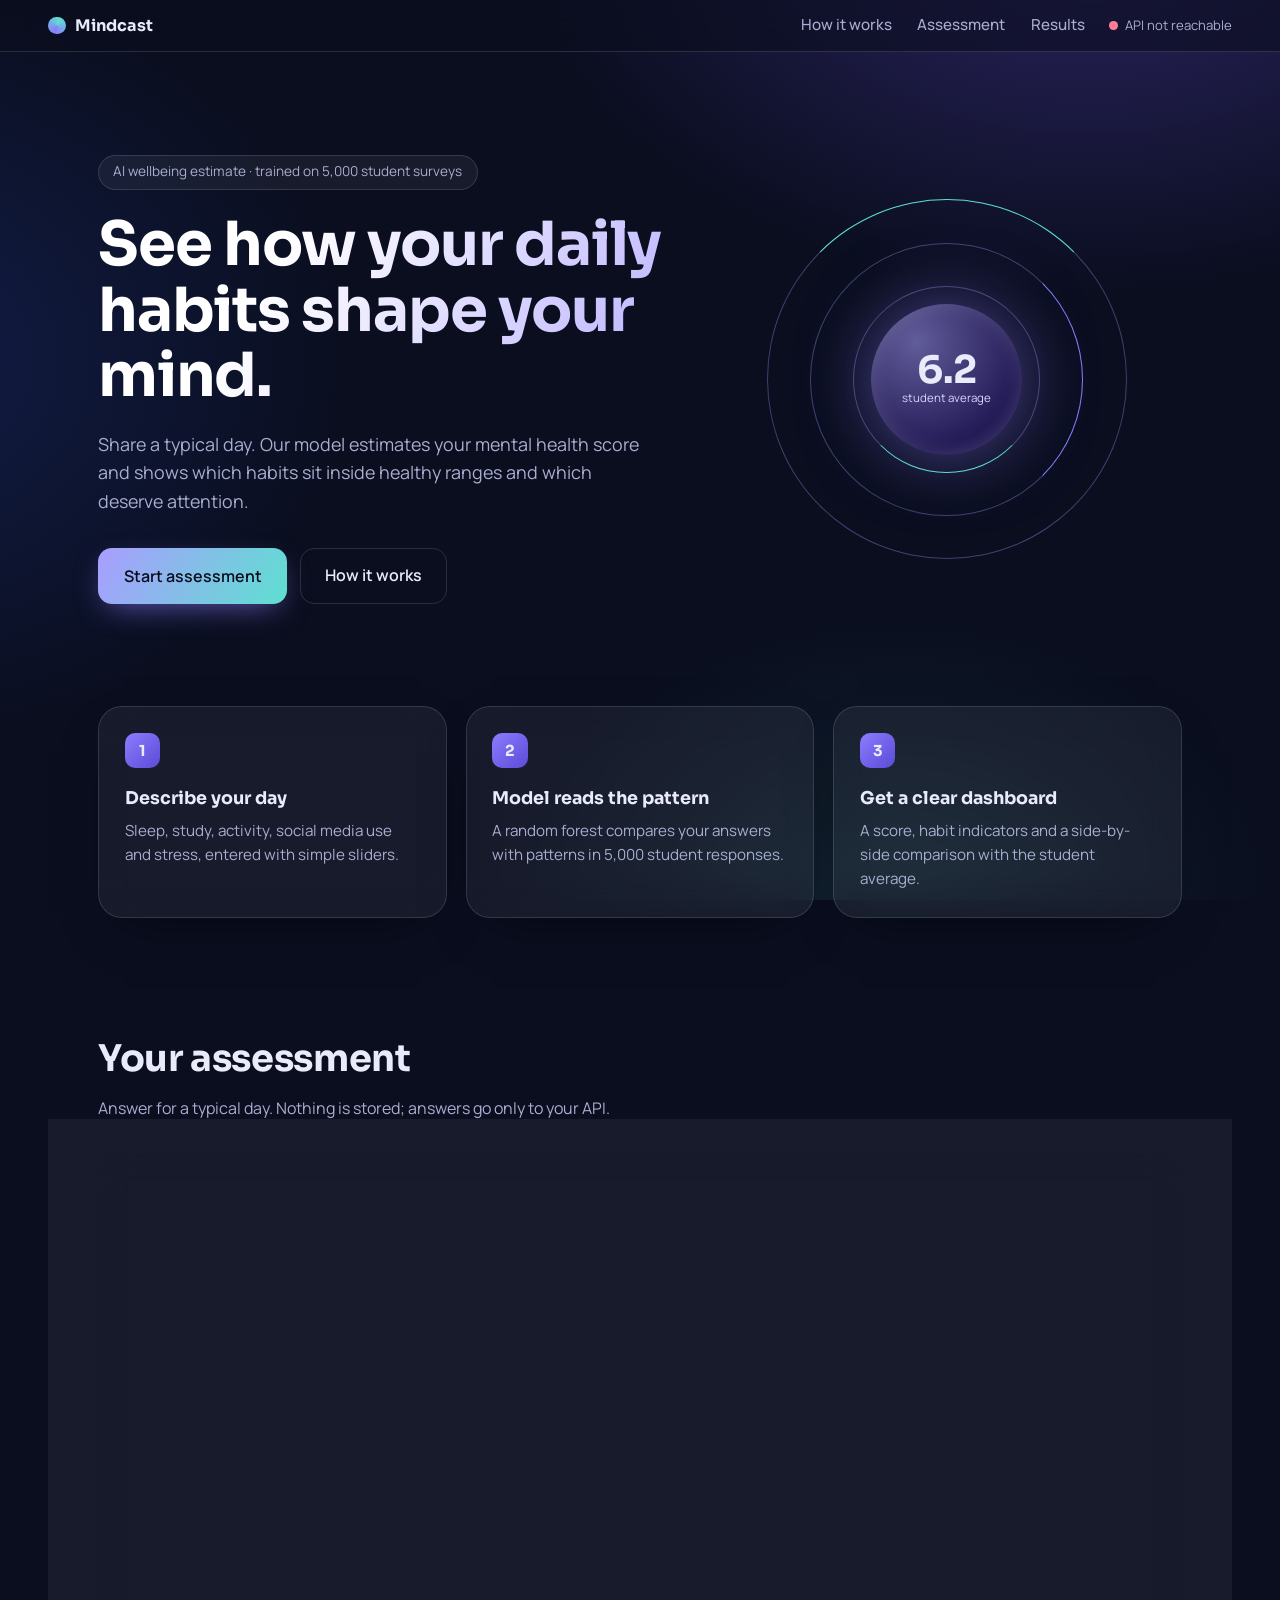
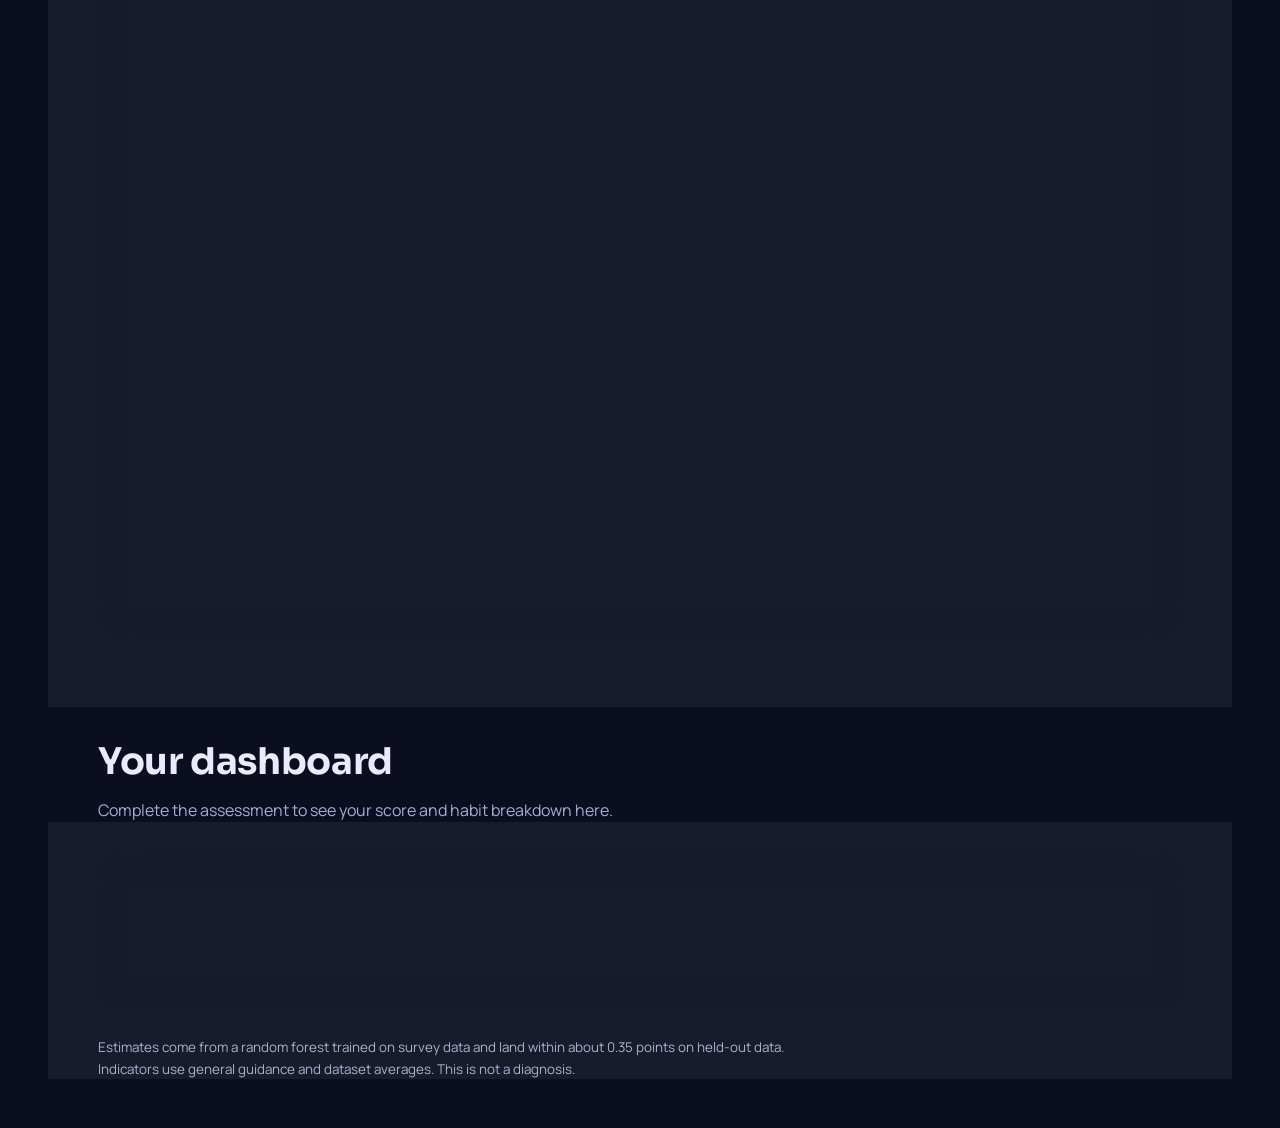
<file: index.html>
<!DOCTYPE html>
<html lang="en">
<head>
<meta charset="utf-8">
<meta name="viewport" content="width=device-width, initial-scale=1">
<title>Mindcast</title>
<meta name="description" content="Estimate a student mental health score from daily habits and see how your routine compares.">
<link rel="preconnect" href="https://fonts.googleapis.com">
<link rel="preconnect" href="https://fonts.gstatic.com" crossorigin>
<link href="https://fonts.googleapis.com/css2?family=Manrope:wght@400;500;600;700&family=Sora:wght@500;600;700&display=swap" rel="stylesheet">
<link rel="stylesheet" href="style.css">
</head>
<body>
<div class="bg" aria-hidden="true"></div>

<nav class="nav">
  <a class="logo" href="#top"><i></i>Mindcast</a>
  <div class="links">
    <a href="#how">How it works</a><a href="#assess">Assessment</a><a href="#results">Results</a>
  </div>
  <span class="status" id="status" data-state="checking">Checking API</span>
</nav>

<header class="hero" id="top">
  <div class="hero-copy">
    <p class="pill">AI wellbeing estimate · trained on 5,000 student surveys</p>
    <h1>See how your daily habits shape your mind.</h1>
    <p class="lede">Share a typical day. Our model estimates your mental health score and shows which habits sit inside healthy ranges and which deserve attention.</p>
    <div class="cta"><a class="btn" href="#assess">Start assessment</a><a class="ghost" href="#how">How it works</a></div>
  </div>
  <div class="orb" aria-hidden="true">
    <span class="ring r1"></span><span class="ring r2"></span><span class="ring r3"></span>
    <div class="orb-core"><b>6.2</b><span>student average</span></div>
  </div>
</header>

<section class="how" id="how">
  <article class="glass"><span class="ic">1</span><h3>Describe your day</h3><p>Sleep, study, activity, social media use and stress, entered with simple sliders.</p></article>
  <article class="glass"><span class="ic">2</span><h3>Model reads the pattern</h3><p>A random forest compares your answers with patterns in 5,000 student responses.</p></article>
  <article class="glass"><span class="ic">3</span><h3>Get a clear dashboard</h3><p>A score, habit indicators and a side-by-side comparison with the student average.</p></article>
</section>

<section class="sec" id="assess">
  <div class="sec-h"><h2>Your assessment</h2><p>Answer for a typical day. Nothing is stored; answers go only to your API.</p></div>
  <form class="glass form" id="form" novalidate>
    <div class="grid2">
      <fieldset class="f" id="f-age"><legend>Age</legend>
        <input class="in" type="number" id="age" min="10" max="100" value="21" inputmode="numeric">
        <p class="note" id="age-note" hidden>The training data covers ages 18 to 24, so estimates outside that range are less reliable.</p></fieldset>
      <fieldset class="f" id="f-gender"><legend>Gender</legend><div class="seg" id="g-gender"></div><p class="msg" hidden>Choose one to continue.</p></fieldset>
      <fieldset class="f" id="f-academic"><legend>Academic level</legend><div class="seg" id="g-academic"></div></fieldset>
      <fieldset class="f" id="f-country"><legend>Country</legend><select class="in" id="country"></select><p class="msg" hidden>Pick a country, or “Another country”.</p></fieldset>
      <fieldset class="f"><legend>Most used platform</legend><select class="in" id="platform"></select></fieldset>
      <fieldset class="f"><legend>Main purpose</legend><div class="seg" id="g-purpose"></div></fieldset>
    </div>

    <h3 class="sub">Daily rhythm</h3>
    <div class="grid2" id="sliders"></div>
    <div class="budget" aria-hidden="true"><div class="bar"><i id="b-sleep"></i><i id="b-study"></i><i id="b-move"></i></div>
      <p id="b-text"></p></div>

    <fieldset class="f"><legend>Stress lately</legend><div class="seg stress" id="g-stress"></div></fieldset>

    <p class="error" id="error" role="alert" hidden></p>
    <button class="btn wide" type="submit" id="go"><span class="spin"></span><span id="go-label">Generate my estimate</span></button>
  </form>
</section>

<section class="sec" id="results">
  <div class="sec-h"><h2>Your dashboard</h2><p id="res-sub">Complete the assessment to see your score and habit breakdown here.</p></div>
  <div class="empty glass" id="empty"><div class="ghost-gauge"></div><p>Nothing to show yet.<br><a href="#assess">Start the assessment</a></p></div>

  <div class="dash" id="dash" hidden>
    <article class="glass card gauge-card">
      <svg viewBox="0 0 200 200" role="img" aria-label="Score gauge">
        <defs><linearGradient id="gg" x1="0" y1="0" x2="1" y2="1"><stop offset="0" stop-color="#8B7CFF"/><stop offset="1" stop-color="#5EE0D0"/></linearGradient></defs>
        <circle class="g-track" cx="100" cy="100" r="80" transform="rotate(135 100 100)"/>
        <circle class="g-fill" id="g-fill" cx="100" cy="100" r="80" transform="rotate(135 100 100)"/>
      </svg>
      <div class="g-num"><b id="score">–</b><span>estimated score</span></div>
      <p class="band" id="band"></p>
      <p class="g-text" id="res-text"></p>
      <div class="scale"><i id="s-fill"></i><u id="s-avg"></u></div>
      <p class="scale-l"><span>3 lower</span><span>average 6.2</span><span>higher 10</span></p>
      <p class="care" id="care" hidden>If this matches how things feel, it’s worth talking to someone you trust or a campus counsellor.</p>
    </article>

    <article class="glass card"><h3>Habit indicators</h3><ul class="ind" id="ind"></ul></article>
    <article class="glass card"><h3>You vs the student average</h3>
      <div class="cmp" id="cmp"></div>
      <p class="key"><i class="k-you"></i>You <i class="k-avg"></i>Students</p></article>
    <article class="glass card wide-card"><h3>What stands out</h3><ul class="ins" id="ins"></ul></article>
  </div>
  <p class="foot">Estimates come from a random forest trained on survey data and land within about 0.35 points on held-out data. Indicators use general guidance and dataset averages. This is not a diagnosis.</p>
</section>

<script src="script.js"></script>
</body>
</html>
</file>
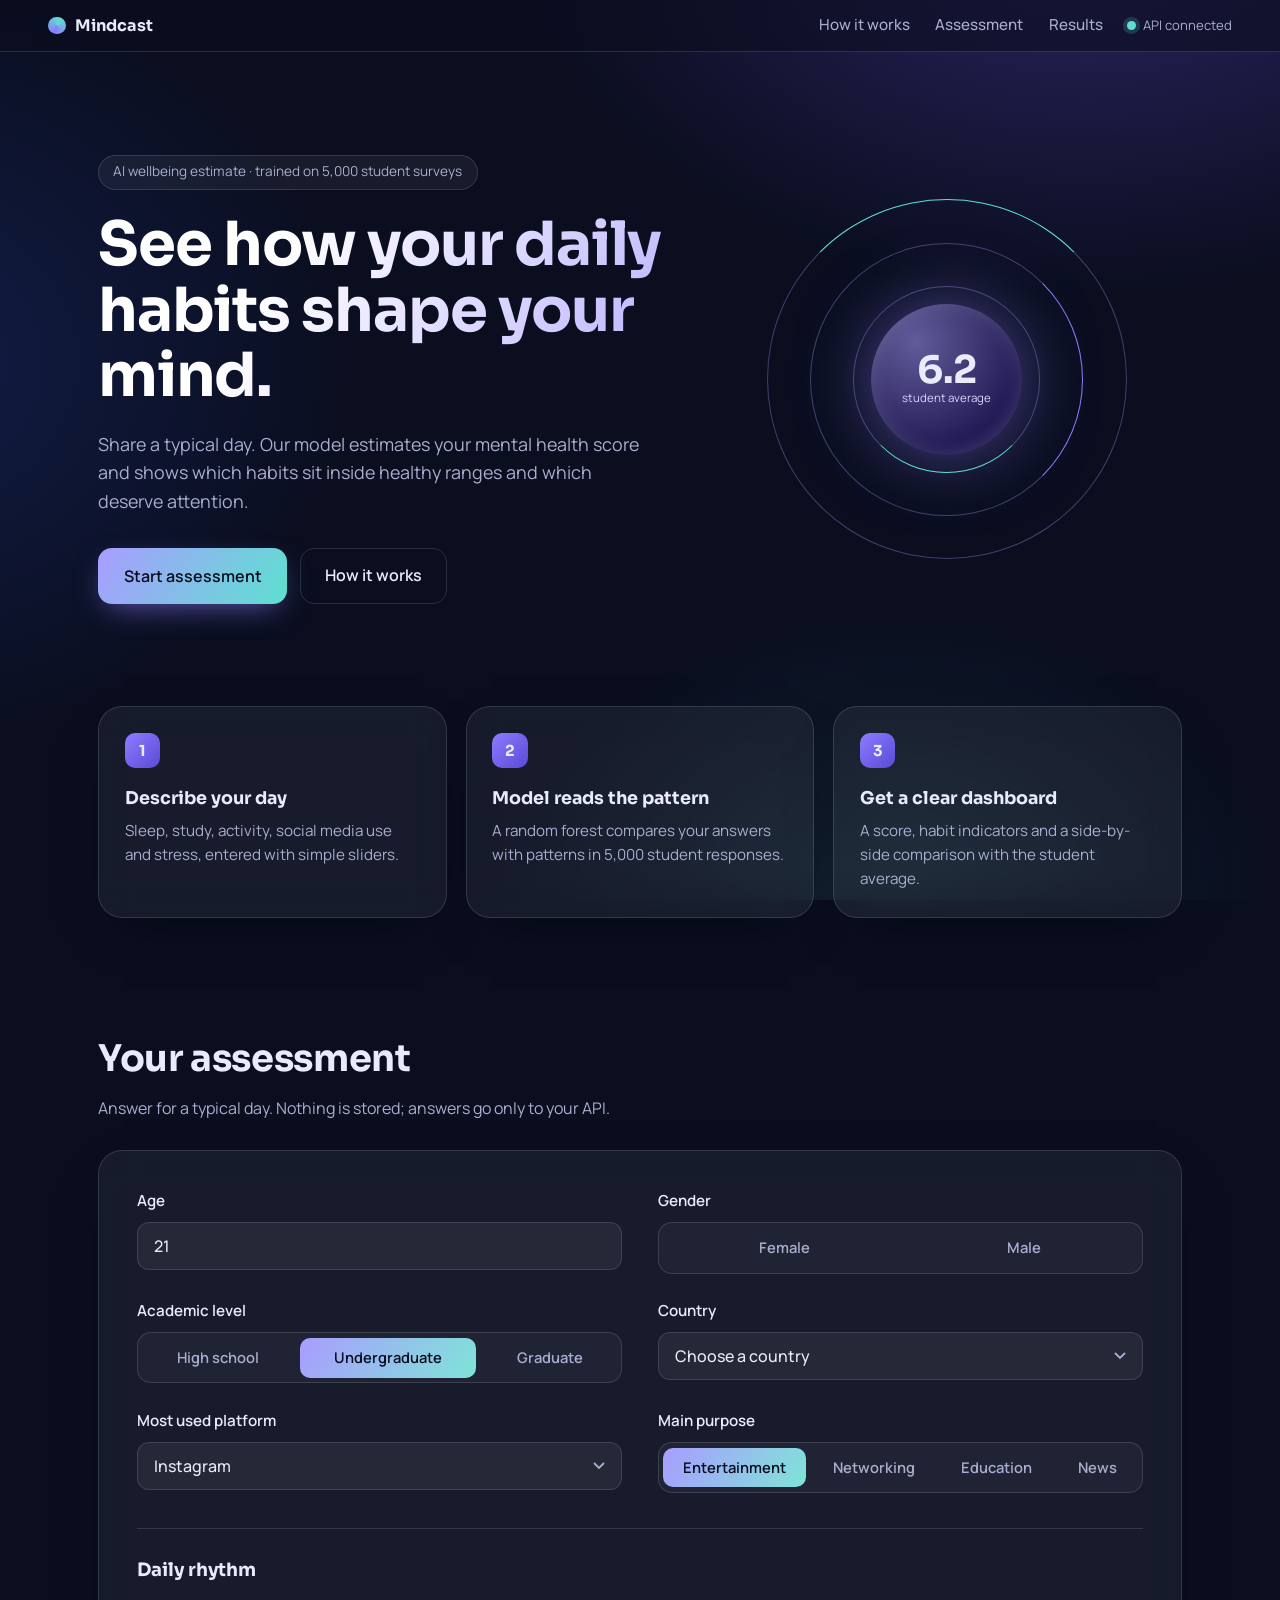
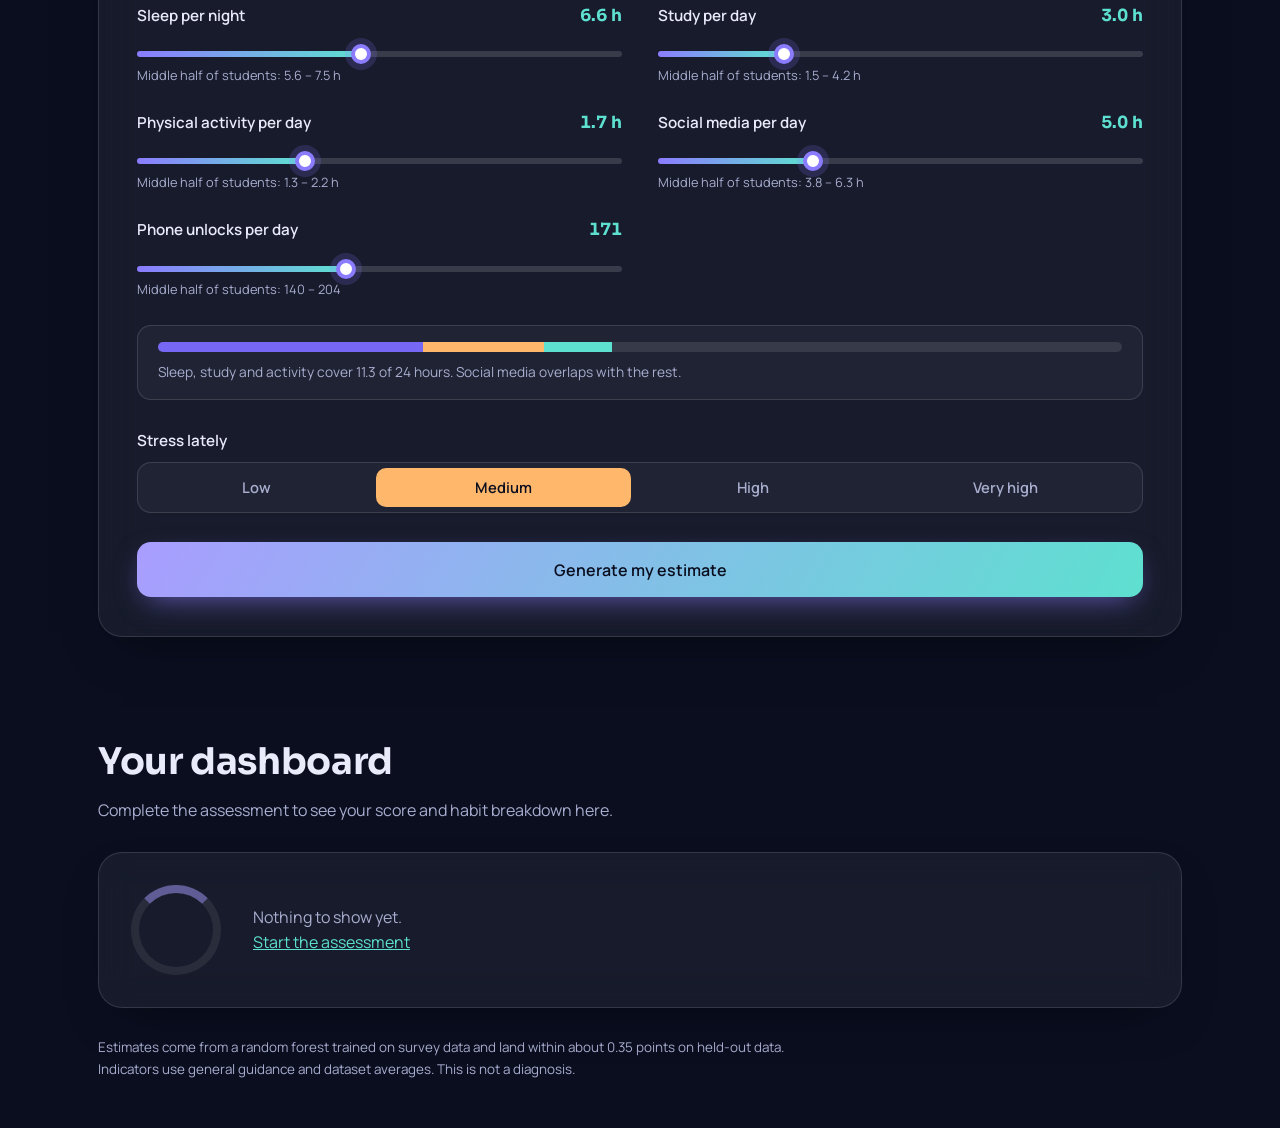
<file: static/index.html>
<!DOCTYPE html>
<html lang="en">
<head>
<meta charset="utf-8">
<meta name="viewport" content="width=device-width, initial-scale=1">
<title>Mindcast</title>
<meta name="description" content="Estimate a student mental health score from daily habits and see how your routine compares.">
<link rel="preconnect" href="https://fonts.googleapis.com">
<link rel="preconnect" href="https://fonts.gstatic.com" crossorigin>
<link href="https://fonts.googleapis.com/css2?family=Manrope:wght@400;500;600;700&family=Sora:wght@500;600;700&display=swap" rel="stylesheet">
<link rel="stylesheet" href="/static/style.css">
</head>
<body>
<div class="bg" aria-hidden="true"></div>

<nav class="nav">
  <a class="logo" href="#top"><i></i>Mindcast</a>
  <div class="links">
    <a href="#how">How it works</a><a href="#assess">Assessment</a><a href="#results">Results</a>
  </div>
  <span class="status" id="status" data-state="checking">Checking API</span>
</nav>

<header class="hero" id="top">
  <div class="hero-copy">
    <p class="pill">AI wellbeing estimate · trained on 5,000 student surveys</p>
    <h1>See how your daily habits shape your mind.</h1>
    <p class="lede">Share a typical day. Our model estimates your mental health score and shows which habits sit inside healthy ranges and which deserve attention.</p>
    <div class="cta"><a class="btn" href="#assess">Start assessment</a><a class="ghost" href="#how">How it works</a></div>
  </div>
  <div class="orb" aria-hidden="true">
    <span class="ring r1"></span><span class="ring r2"></span><span class="ring r3"></span>
    <div class="orb-core"><b>6.2</b><span>student average</span></div>
  </div>
</header>

<section class="how" id="how">
  <article class="glass"><span class="ic">1</span><h3>Describe your day</h3><p>Sleep, study, activity, social media use and stress, entered with simple sliders.</p></article>
  <article class="glass"><span class="ic">2</span><h3>Model reads the pattern</h3><p>A random forest compares your answers with patterns in 5,000 student responses.</p></article>
  <article class="glass"><span class="ic">3</span><h3>Get a clear dashboard</h3><p>A score, habit indicators and a side-by-side comparison with the student average.</p></article>
</section>

<section class="sec" id="assess">
  <div class="sec-h"><h2>Your assessment</h2><p>Answer for a typical day. Nothing is stored; answers go only to your API.</p></div>
  <form class="glass form" id="form" novalidate>
    <div class="grid2">
      <fieldset class="f" id="f-age"><legend>Age</legend>
        <input class="in" type="number" id="age" min="10" max="100" value="21" inputmode="numeric">
        <p class="note" id="age-note" hidden>The training data covers ages 18 to 24, so estimates outside that range are less reliable.</p></fieldset>
      <fieldset class="f" id="f-gender"><legend>Gender</legend><div class="seg" id="g-gender"></div><p class="msg" hidden>Choose one to continue.</p></fieldset>
      <fieldset class="f" id="f-academic"><legend>Academic level</legend><div class="seg" id="g-academic"></div></fieldset>
      <fieldset class="f" id="f-country"><legend>Country</legend><select class="in" id="country"></select><p class="msg" hidden>Pick a country, or “Another country”.</p></fieldset>
      <fieldset class="f"><legend>Most used platform</legend><select class="in" id="platform"></select></fieldset>
      <fieldset class="f"><legend>Main purpose</legend><div class="seg" id="g-purpose"></div></fieldset>
    </div>

    <h3 class="sub">Daily rhythm</h3>
    <div class="grid2" id="sliders"></div>
    <div class="budget" aria-hidden="true"><div class="bar"><i id="b-sleep"></i><i id="b-study"></i><i id="b-move"></i></div>
      <p id="b-text"></p></div>

    <fieldset class="f"><legend>Stress lately</legend><div class="seg stress" id="g-stress"></div></fieldset>

    <p class="error" id="error" role="alert" hidden></p>
    <button class="btn wide" type="submit" id="go"><span class="spin"></span><span id="go-label">Generate my estimate</span></button>
  </form>
</section>

<section class="sec" id="results">
  <div class="sec-h"><h2>Your dashboard</h2><p id="res-sub">Complete the assessment to see your score and habit breakdown here.</p></div>
  <div class="empty glass" id="empty"><div class="ghost-gauge"></div><p>Nothing to show yet.<br><a href="#assess">Start the assessment</a></p></div>

  <div class="dash" id="dash" hidden>
    <article class="glass card gauge-card">
      <svg viewBox="0 0 200 200" role="img" aria-label="Score gauge">
        <defs><linearGradient id="gg" x1="0" y1="0" x2="1" y2="1"><stop offset="0" stop-color="#8B7CFF"/><stop offset="1" stop-color="#5EE0D0"/></linearGradient></defs>
        <circle class="g-track" cx="100" cy="100" r="80" transform="rotate(135 100 100)"/>
        <circle class="g-fill" id="g-fill" cx="100" cy="100" r="80" transform="rotate(135 100 100)"/>
      </svg>
      <div class="g-num"><b id="score">–</b><span>estimated score</span></div>
      <p class="band" id="band"></p>
      <p class="g-text" id="res-text"></p>
      <div class="scale"><i id="s-fill"></i><u id="s-avg"></u></div>
      <p class="scale-l"><span>3 lower</span><span>average 6.2</span><span>higher 10</span></p>
      <p class="care" id="care" hidden>If this matches how things feel, it’s worth talking to someone you trust or a campus counsellor.</p>
    </article>

    <article class="glass card"><h3>Habit indicators</h3><ul class="ind" id="ind"></ul></article>
    <article class="glass card"><h3>You vs the student average</h3>
      <div class="cmp" id="cmp"></div>
      <p class="key"><i class="k-you"></i>You <i class="k-avg"></i>Students</p></article>
    <article class="glass card wide-card"><h3>What stands out</h3><ul class="ins" id="ins"></ul></article>
  </div>
  <p class="foot">Estimates come from a random forest trained on survey data and land within about 0.35 points on held-out data. Indicators use general guidance and dataset averages. This is not a diagnosis.</p>
</section>

<script src="/static/script.js"></script>
</body>
</html>
</file>
<file: style.css>
:root{--bg:#0A0E1F;--ink:#EAEBFA;--mut:#A9ADCF;--v:#8B7CFF;--t:#5EE0D0;--a:#FFB86B;--r:#FF7B96;
--glass:rgba(255,255,255,.055);--bd:rgba(255,255,255,.13);--ease:cubic-bezier(.2,.8,.2,1)}
*,*::before,*::after{box-sizing:border-box}
html{scroll-behavior:smooth;scroll-padding-top:5rem}
body{margin:0;background:var(--bg);color:var(--ink);font:400 1rem/1.6 Manrope,system-ui,sans-serif}
h1,h2,h3,p,ul,fieldset{margin:0;padding:0}ul{list-style:none}fieldset{border:0;min-width:0}legend{padding:0}
h1,h2,h3,.big,.logo{font-family:Sora,Manrope,sans-serif}
a{color:inherit}
:focus-visible{outline:3px solid var(--t);outline-offset:3px}
.bg{position:fixed;inset:0;z-index:-1;background:
radial-gradient(60rem 40rem at 85% -10%,rgba(110,80,230,.35),transparent 60%),
radial-gradient(50rem 40rem at -10% 40%,rgba(40,70,180,.28),transparent 60%),
radial-gradient(40rem 30rem at 70% 100%,rgba(94,224,208,.10),transparent 60%),var(--bg)}
.glass{background:var(--glass);border:1px solid var(--bd);border-radius:24px;backdrop-filter:blur(18px);-webkit-backdrop-filter:blur(18px);box-shadow:0 20px 50px -25px rgba(0,0,0,.6)}

/* nav */
.nav{position:sticky;top:0;z-index:20;display:flex;align-items:center;gap:1.5rem;padding:.8rem clamp(1rem,4vw,3rem);background:rgba(10,14,31,.6);backdrop-filter:blur(16px);-webkit-backdrop-filter:blur(16px);border-bottom:1px solid var(--bd)}
.logo{display:flex;align-items:center;gap:.6rem;font-weight:700;text-decoration:none}
.logo i{width:1.1rem;height:1.1rem;border-radius:50%;background:conic-gradient(from 200deg,var(--v),var(--t),var(--v))}
.links{display:flex;gap:1.6rem;margin-left:auto}
.links a{color:var(--mut);text-decoration:none;font-weight:500;font-size:.95rem;transition:color .2s}
.links a:hover{color:var(--ink)}
.status{display:inline-flex;align-items:center;gap:.45rem;font-size:.82rem;color:var(--mut)}
.status::before{content:"";width:.55rem;height:.55rem;border-radius:50%;background:#7b7fa6}
.status[data-state=ok]::before{background:var(--t);box-shadow:0 0 0 4px rgba(94,224,208,.18)}
.status[data-state=down]::before{background:var(--r)}

/* hero */
.hero{display:grid;grid-template-columns:1.2fr 1fr;gap:3rem;align-items:center;max-width:1180px;margin:0 auto;padding:clamp(3rem,8vw,6.5rem) clamp(1rem,4vw,3rem)}
.pill{display:inline-block;padding:.35rem .9rem;border:1px solid var(--bd);border-radius:99px;background:var(--glass);font-size:.85rem;color:var(--mut);margin-bottom:1.4rem}
h1{font-size:clamp(2.2rem,5vw,3.8rem);line-height:1.08;font-weight:700;letter-spacing:-.02em;max-width:15ch;
background:linear-gradient(120deg,#fff 30%,#b9b0ff);-webkit-background-clip:text;background-clip:text;color:transparent}
.lede{margin-top:1.3rem;color:var(--mut);font-size:1.12rem;max-width:34rem}
.cta{display:flex;flex-wrap:wrap;gap:.8rem;margin-top:2rem}
.btn{display:inline-flex;align-items:center;justify-content:center;gap:.7rem;padding:.9rem 1.6rem;border:0;border-radius:14px;font:600 1rem Manrope,sans-serif;color:#0A0E1F;text-decoration:none;cursor:pointer;
background:linear-gradient(120deg,#A99DFF,#5EE0D0);box-shadow:0 10px 30px -10px rgba(139,124,255,.7);transition:transform .2s var(--ease),box-shadow .2s,filter .2s}
.btn:hover{transform:translateY(-2px);filter:brightness(1.08)}.btn:active{transform:none}
.btn:disabled{cursor:progress;filter:saturate(.6)}
.ghost{padding:.9rem 1.5rem;border:1px solid var(--bd);border-radius:14px;text-decoration:none;font-weight:600;transition:background .2s}
.ghost:hover{background:var(--glass)}
.stats{display:flex;gap:2rem;margin-top:2.6rem;color:var(--mut);font-size:.9rem}
.stats b{display:block;font:700 1.5rem Sora,sans-serif;color:var(--ink)}

.orb{position:relative;width:min(100%,360px);aspect-ratio:1;margin:0 auto;display:grid;place-items:center}
.ring{position:absolute;border-radius:50%;border:1px solid rgba(169,157,255,.35)}
.r1{inset:0;border-top-color:var(--t);animation:rot 24s linear infinite}
.r2{inset:12%;border-right-color:var(--v);animation:rot 18s linear infinite reverse}
.r3{inset:24%;border-bottom-color:var(--t);animation:rot 30s linear infinite}
.orb-core{width:42%;aspect-ratio:1;border-radius:50%;display:grid;place-content:center;text-align:center;
background:radial-gradient(circle at 30% 25%,rgba(169,157,255,.55),rgba(60,40,140,.5) 70%);box-shadow:0 0 70px rgba(139,124,255,.5),inset 0 0 20px rgba(255,255,255,.15)}
.orb-core b{font:700 2.4rem/1 Sora,sans-serif}.orb-core span{font-size:.72rem;color:#d6d3ff}
@keyframes rot{to{transform:rotate(360deg)}}

/* how */
.how{display:grid;grid-template-columns:repeat(3,1fr);gap:1.2rem;max-width:1180px;margin:0 auto;padding:0 clamp(1rem,4vw,3rem) 4rem}
.how article{padding:1.6rem;transition:transform .3s var(--ease),border-color .3s}
.how article:hover{transform:translateY(-4px);border-color:rgba(169,157,255,.5)}
.ic{display:grid;place-items:center;width:2.2rem;height:2.2rem;border-radius:10px;background:linear-gradient(135deg,var(--v),#5b4bd6);font:700 .95rem Sora;margin-bottom:1rem}
.how h3{font-size:1.1rem;margin-bottom:.4rem}.how p{color:var(--mut);font-size:.95rem}

/* sections */
.sec{max-width:1180px;margin:0 auto;padding:3rem clamp(1rem,4vw,3rem)}
.sec-h{margin-bottom:1.8rem}.sec-h h2{font-size:clamp(1.7rem,3vw,2.3rem);letter-spacing:-.01em}.sec-h p{color:var(--mut);margin-top:.4rem;max-width:36rem}

/* form */
.form{padding:clamp(1.3rem,3vw,2.4rem)}
.grid2{display:grid;grid-template-columns:1fr 1fr;gap:1.6rem 2.2rem}
.f{margin-bottom:0}.form>.f{margin-top:1.8rem}
legend,.sl label{display:block;font-weight:600;font-size:.95rem;margin-bottom:.55rem}
.sub{font-size:1.15rem;margin:2.2rem 0 1.2rem;padding-top:1.6rem;border-top:1px solid var(--bd)}
.in{width:100%;padding:.75rem 1rem;font:500 1rem Manrope,sans-serif;color:var(--ink);background:rgba(255,255,255,.06);border:1px solid var(--bd);border-radius:12px;transition:border-color .2s,background .2s}
.in:hover{border-color:rgba(169,157,255,.5)}.in:focus{outline:none;border-color:var(--t);background:rgba(255,255,255,.09)}
select.in{appearance:none;-webkit-appearance:none;cursor:pointer;background-image:url("data:image/svg+xml,%3Csvg xmlns='http://www.w3.org/2000/svg' width='12' height='8'%3E%3Cpath d='M1 1l5 5 5-5' fill='none' stroke='%23A9ADCF' stroke-width='1.8'/%3E%3C/svg%3E");background-repeat:no-repeat;background-position:right 1rem center;padding-right:2.4rem}
select.in option{background:#12122e;color:var(--ink)}
.seg{display:flex;flex-wrap:wrap;gap:.4rem;padding:.3rem;border:1px solid var(--bd);border-radius:14px;background:rgba(255,255,255,.04)}
.seg label{position:relative;flex:1 1 auto;cursor:pointer}
.seg input{position:absolute;inset:0;width:100%;height:100%;margin:0;opacity:0;cursor:pointer}
.seg span{display:block;text-align:center;padding:.5rem .9rem;border-radius:10px;font-weight:600;font-size:.92rem;color:var(--mut);transition:background .25s,color .25s}
.seg label:hover span{color:var(--ink);background:rgba(255,255,255,.07)}
.seg input:checked+span{color:#0A0E1F;background:linear-gradient(120deg,#A99DFF,#7fe4d8)}
.seg input:focus-visible+span{outline:3px solid var(--t);outline-offset:2px}
.stress .l input:checked+span{background:var(--t)}.stress .m input:checked+span{background:var(--a)}
.stress .h input:checked+span{background:#ff9a7a}.stress .v input:checked+span{background:var(--r)}
.f.invalid .seg,.f.invalid select{border-color:var(--r);box-shadow:0 0 0 3px rgba(255,123,150,.18)}
.note{margin-top:.5rem;font-size:.85rem;color:var(--a)}.msg{margin-top:.5rem;font-size:.88rem;color:var(--r);font-weight:600}

.sl-h{display:flex;justify-content:space-between;align-items:baseline}
.sl output{font:700 1.05rem Sora,sans-serif;color:var(--t);font-variant-numeric:tabular-nums}
input[type=range]{-webkit-appearance:none;appearance:none;width:100%;height:6px;margin:.9rem 0 .4rem;border-radius:3px;cursor:pointer;
background:linear-gradient(90deg,var(--v),var(--t)) 0/var(--p,50%) 100% no-repeat,rgba(255,255,255,.14)}
input[type=range]::-webkit-slider-thumb{-webkit-appearance:none;width:20px;height:20px;border-radius:50%;background:#fff;border:4px solid var(--v);box-shadow:0 0 0 6px rgba(139,124,255,.18);transition:box-shadow .2s}
input[type=range]::-moz-range-thumb{box-sizing:border-box;width:20px;height:20px;border-radius:50%;background:#fff;border:4px solid var(--v)}
input[type=range]:hover::-webkit-slider-thumb{box-shadow:0 0 0 9px rgba(139,124,255,.25)}
input[type=range]:focus-visible{outline:none}input[type=range]:focus-visible::-webkit-slider-thumb{outline:3px solid var(--t);outline-offset:3px}
.hint{font-size:.8rem;color:var(--mut)}

.budget{margin:1.6rem 0 0;padding:1rem 1.2rem;border-radius:14px;background:rgba(255,255,255,.04);border:1px solid var(--bd)}
.bar{display:flex;height:10px;border-radius:5px;overflow:hidden;background:rgba(255,255,255,.1)}
.bar i{display:block;height:100%;transition:width .35s var(--ease)}
#b-sleep{background:#7667f5}#b-study{background:var(--a)}#b-move{background:var(--t)}
.budget p{margin-top:.55rem;font-size:.86rem;color:var(--mut)}.budget.over p{color:var(--r);font-weight:600}
.error{margin-top:1.4rem;padding:.9rem 1rem;border-radius:12px;border:1px solid rgba(255,123,150,.5);background:rgba(255,123,150,.1)}
.wide{width:100%;margin-top:1.8rem;padding:1.05rem}
.spin{display:none;width:1.1rem;height:1.1rem;border:2.5px solid rgba(10,14,31,.3);border-top-color:#0A0E1F;border-radius:50%;animation:rot .7s linear infinite}
.btn:disabled .spin{display:block}

/* results */
.empty{display:flex;align-items:center;gap:2rem;padding:2rem;color:var(--mut)}
.empty a{color:var(--t)}
.ghost-gauge{flex:none;width:90px;height:90px;border-radius:50%;border:8px solid rgba(255,255,255,.08);border-top-color:rgba(169,157,255,.5)}
.dash{display:grid;grid-template-columns:1fr 1.25fr;gap:1.2rem}
.dash[hidden],.empty[hidden]{display:none}
.card{padding:1.6rem}
.card h3{font-size:1.05rem;margin-bottom:1.2rem}
.gauge-card{grid-row:span 2;text-align:center;position:relative}
.gauge-card svg{width:min(100%,280px);display:block;margin:0 auto}
.g-track,.g-fill{fill:none;stroke-width:13;stroke-linecap:round}
.g-track{stroke:rgba(255,255,255,.09);stroke-dasharray:377 1000}
.g-fill{stroke-dasharray:0 1000}
.g-fill{stroke:url(#gg);transition:stroke-dasharray 1.5s var(--ease);filter:drop-shadow(0 0 8px rgba(139,124,255,.6))}
.g-num{margin-top:-9.2rem;height:9.2rem;display:flex;flex-direction:column;justify-content:center}
.g-num b{font:700 4.4rem/1 Sora,sans-serif;font-variant-numeric:tabular-nums}
.g-num span{font-size:.85rem;color:var(--mut)}
.band{display:inline-block;margin:1.2rem 0 .6rem;padding:.3rem 1rem;border-radius:99px;font-weight:700;font-size:.9rem;background:rgba(94,224,208,.15);color:var(--t)}
.band.mid{background:rgba(255,184,107,.15);color:var(--a)}.band.low{background:rgba(255,123,150,.15);color:var(--r)}
.g-text{color:var(--mut);max-width:26rem;margin:0 auto}
.scale{position:relative;height:8px;margin:1.6rem 0 .5rem;border-radius:4px;background:rgba(255,255,255,.1)}
.scale i{display:block;height:100%;width:0;border-radius:4px;background:linear-gradient(90deg,var(--v),var(--t));transition:width 1.4s var(--ease)}
.scale u{position:absolute;top:-5px;width:2px;height:18px;background:#fff;opacity:.7}
.scale-l{display:flex;justify-content:space-between;font-size:.78rem;color:var(--mut)}
.care{margin-top:1.2rem;padding:.9rem 1rem;border-radius:12px;background:rgba(139,124,255,.14);border:1px solid rgba(139,124,255,.4);text-align:left;font-size:.92rem}

.ind{display:grid;gap:1.1rem}
.ind li{display:grid;grid-template-columns:1fr auto;gap:.35rem .8rem}
.ind .n{font-weight:600}.ind .v{color:var(--mut);font-size:.9rem;font-weight:500;margin-left:.5rem}
.chip{font-size:.78rem;font-weight:700;padding:.15rem .7rem;border-radius:99px}
.good .chip{background:rgba(94,224,208,.15);color:var(--t)}.watch .chip{background:rgba(255,184,107,.15);color:var(--a)}.alert .chip{background:rgba(255,123,150,.15);color:var(--r)}
.ind .trk{grid-column:1/-1;height:7px;border-radius:4px;background:rgba(255,255,255,.09);overflow:hidden}
.ind .trk i{display:block;height:100%;width:0;border-radius:4px;transition:width 1.2s var(--ease)}
.good i{background:var(--t)}.watch i{background:var(--a)}.alert i{background:var(--r)}

.cmp{display:grid;gap:1.1rem}
.cmp .row{display:grid;grid-template-columns:6.5rem 1fr;gap:.8rem;align-items:center;font-size:.9rem}
.cmp .bars{display:grid;gap:.3rem}
.cmp .b{display:flex;align-items:center;gap:.5rem;font-size:.78rem;color:var(--mut);font-variant-numeric:tabular-nums}
.cmp .b i{display:block;height:9px;width:0;border-radius:5px;transition:width 1.2s var(--ease)}
.cmp .you i{background:linear-gradient(90deg,var(--v),var(--t))}.cmp .avg i{background:rgba(255,255,255,.3)}
.key{margin-top:1rem;display:flex;align-items:center;gap:.5rem;font-size:.82rem;color:var(--mut)}
.key i{width:.8rem;height:.8rem;border-radius:3px}.k-you{background:var(--v)}.k-avg{background:rgba(255,255,255,.35);margin-left:.8rem}
.wide-card{grid-column:1/-1}
.ins{display:grid;grid-template-columns:repeat(auto-fit,minmax(240px,1fr));gap:1rem}
.ins li{padding:1rem 1.1rem;border-radius:14px;background:rgba(255,255,255,.04);border:1px solid var(--bd);border-left:3px solid var(--v)}
.ins li.good{border-left-color:var(--t)}.ins li.watch{border-left-color:var(--a)}.ins li.alert{border-left-color:var(--r)}
.ins b{display:block;margin-bottom:.2rem}.ins span{color:var(--mut);font-size:.92rem}
.foot{margin-top:1.8rem;font-size:.84rem;color:var(--mut);max-width:44rem}

.dash.show .card{animation:rise .7s var(--ease) backwards}
.dash.show .card:nth-child(2){animation-delay:.1s}.dash.show .card:nth-child(3){animation-delay:.2s}.dash.show .card:nth-child(4){animation-delay:.3s}
@keyframes rise{from{opacity:0;transform:translateY(16px)}}

@media(max-width:900px){
.hero{grid-template-columns:1fr;gap:2rem}.orb{width:min(70%,300px);order:-1}
.how{grid-template-columns:1fr}.dash{grid-template-columns:1fr}.gauge-card{grid-row:auto}
}
@media(max-width:640px){.links{display:none}.nav{justify-content:space-between}.grid2{grid-template-columns:1fr}.stats{gap:1.2rem}.empty{flex-direction:column;text-align:center}.cmp .row{grid-template-columns:1fr}}
@media(prefers-reduced-motion:reduce){html{scroll-behavior:auto}*,*::before,*::after{animation-duration:.01ms!important;animation-iteration-count:1!important;transition-duration:.01ms!important}}
</file>
<file: static/style.css>
:root{--bg:#0A0E1F;--ink:#EAEBFA;--mut:#A9ADCF;--v:#8B7CFF;--t:#5EE0D0;--a:#FFB86B;--r:#FF7B96;
--glass:rgba(255,255,255,.055);--bd:rgba(255,255,255,.13);--ease:cubic-bezier(.2,.8,.2,1)}
*,*::before,*::after{box-sizing:border-box}
html{scroll-behavior:smooth;scroll-padding-top:5rem}
body{margin:0;background:var(--bg);color:var(--ink);font:400 1rem/1.6 Manrope,system-ui,sans-serif}
h1,h2,h3,p,ul,fieldset{margin:0;padding:0}ul{list-style:none}fieldset{border:0;min-width:0}legend{padding:0}
h1,h2,h3,.big,.logo{font-family:Sora,Manrope,sans-serif}
a{color:inherit}
:focus-visible{outline:3px solid var(--t);outline-offset:3px}
.bg{position:fixed;inset:0;z-index:-1;background:
radial-gradient(60rem 40rem at 85% -10%,rgba(110,80,230,.35),transparent 60%),
radial-gradient(50rem 40rem at -10% 40%,rgba(40,70,180,.28),transparent 60%),
radial-gradient(40rem 30rem at 70% 100%,rgba(94,224,208,.10),transparent 60%),var(--bg)}
.glass{background:var(--glass);border:1px solid var(--bd);border-radius:24px;backdrop-filter:blur(18px);-webkit-backdrop-filter:blur(18px);box-shadow:0 20px 50px -25px rgba(0,0,0,.6)}

/* nav */
.nav{position:sticky;top:0;z-index:20;display:flex;align-items:center;gap:1.5rem;padding:.8rem clamp(1rem,4vw,3rem);background:rgba(10,14,31,.6);backdrop-filter:blur(16px);-webkit-backdrop-filter:blur(16px);border-bottom:1px solid var(--bd)}
.logo{display:flex;align-items:center;gap:.6rem;font-weight:700;text-decoration:none}
.logo i{width:1.1rem;height:1.1rem;border-radius:50%;background:conic-gradient(from 200deg,var(--v),var(--t),var(--v))}
.links{display:flex;gap:1.6rem;margin-left:auto}
.links a{color:var(--mut);text-decoration:none;font-weight:500;font-size:.95rem;transition:color .2s}
.links a:hover{color:var(--ink)}
.status{display:inline-flex;align-items:center;gap:.45rem;font-size:.82rem;color:var(--mut)}
.status::before{content:"";width:.55rem;height:.55rem;border-radius:50%;background:#7b7fa6}
.status[data-state=ok]::before{background:var(--t);box-shadow:0 0 0 4px rgba(94,224,208,.18)}
.status[data-state=down]::before{background:var(--r)}

/* hero */
.hero{display:grid;grid-template-columns:1.2fr 1fr;gap:3rem;align-items:center;max-width:1180px;margin:0 auto;padding:clamp(3rem,8vw,6.5rem) clamp(1rem,4vw,3rem)}
.pill{display:inline-block;padding:.35rem .9rem;border:1px solid var(--bd);border-radius:99px;background:var(--glass);font-size:.85rem;color:var(--mut);margin-bottom:1.4rem}
h1{font-size:clamp(2.2rem,5vw,3.8rem);line-height:1.08;font-weight:700;letter-spacing:-.02em;max-width:15ch;
background:linear-gradient(120deg,#fff 30%,#b9b0ff);-webkit-background-clip:text;background-clip:text;color:transparent}
.lede{margin-top:1.3rem;color:var(--mut);font-size:1.12rem;max-width:34rem}
.cta{display:flex;flex-wrap:wrap;gap:.8rem;margin-top:2rem}
.btn{display:inline-flex;align-items:center;justify-content:center;gap:.7rem;padding:.9rem 1.6rem;border:0;border-radius:14px;font:600 1rem Manrope,sans-serif;color:#0A0E1F;text-decoration:none;cursor:pointer;
background:linear-gradient(120deg,#A99DFF,#5EE0D0);box-shadow:0 10px 30px -10px rgba(139,124,255,.7);transition:transform .2s var(--ease),box-shadow .2s,filter .2s}
.btn:hover{transform:translateY(-2px);filter:brightness(1.08)}.btn:active{transform:none}
.btn:disabled{cursor:progress;filter:saturate(.6)}
.ghost{padding:.9rem 1.5rem;border:1px solid var(--bd);border-radius:14px;text-decoration:none;font-weight:600;transition:background .2s}
.ghost:hover{background:var(--glass)}
.stats{display:flex;gap:2rem;margin-top:2.6rem;color:var(--mut);font-size:.9rem}
.stats b{display:block;font:700 1.5rem Sora,sans-serif;color:var(--ink)}

.orb{position:relative;width:min(100%,360px);aspect-ratio:1;margin:0 auto;display:grid;place-items:center}
.ring{position:absolute;border-radius:50%;border:1px solid rgba(169,157,255,.35)}
.r1{inset:0;border-top-color:var(--t);animation:rot 24s linear infinite}
.r2{inset:12%;border-right-color:var(--v);animation:rot 18s linear infinite reverse}
.r3{inset:24%;border-bottom-color:var(--t);animation:rot 30s linear infinite}
.orb-core{width:42%;aspect-ratio:1;border-radius:50%;display:grid;place-content:center;text-align:center;
background:radial-gradient(circle at 30% 25%,rgba(169,157,255,.55),rgba(60,40,140,.5) 70%);box-shadow:0 0 70px rgba(139,124,255,.5),inset 0 0 20px rgba(255,255,255,.15)}
.orb-core b{font:700 2.4rem/1 Sora,sans-serif}.orb-core span{font-size:.72rem;color:#d6d3ff}
@keyframes rot{to{transform:rotate(360deg)}}

/* how */
.how{display:grid;grid-template-columns:repeat(3,1fr);gap:1.2rem;max-width:1180px;margin:0 auto;padding:0 clamp(1rem,4vw,3rem) 4rem}
.how article{padding:1.6rem;transition:transform .3s var(--ease),border-color .3s}
.how article:hover{transform:translateY(-4px);border-color:rgba(169,157,255,.5)}
.ic{display:grid;place-items:center;width:2.2rem;height:2.2rem;border-radius:10px;background:linear-gradient(135deg,var(--v),#5b4bd6);font:700 .95rem Sora;margin-bottom:1rem}
.how h3{font-size:1.1rem;margin-bottom:.4rem}.how p{color:var(--mut);font-size:.95rem}

/* sections */
.sec{max-width:1180px;margin:0 auto;padding:3rem clamp(1rem,4vw,3rem)}
.sec-h{margin-bottom:1.8rem}.sec-h h2{font-size:clamp(1.7rem,3vw,2.3rem);letter-spacing:-.01em}.sec-h p{color:var(--mut);margin-top:.4rem;max-width:36rem}

/* form */
.form{padding:clamp(1.3rem,3vw,2.4rem)}
.grid2{display:grid;grid-template-columns:1fr 1fr;gap:1.6rem 2.2rem}
.f{margin-bottom:0}.form>.f{margin-top:1.8rem}
legend,.sl label{display:block;font-weight:600;font-size:.95rem;margin-bottom:.55rem}
.sub{font-size:1.15rem;margin:2.2rem 0 1.2rem;padding-top:1.6rem;border-top:1px solid var(--bd)}
.in{width:100%;padding:.75rem 1rem;font:500 1rem Manrope,sans-serif;color:var(--ink);background:rgba(255,255,255,.06);border:1px solid var(--bd);border-radius:12px;transition:border-color .2s,background .2s}
.in:hover{border-color:rgba(169,157,255,.5)}.in:focus{outline:none;border-color:var(--t);background:rgba(255,255,255,.09)}
select.in{appearance:none;-webkit-appearance:none;cursor:pointer;background-image:url("data:image/svg+xml,%3Csvg xmlns='http://www.w3.org/2000/svg' width='12' height='8'%3E%3Cpath d='M1 1l5 5 5-5' fill='none' stroke='%23A9ADCF' stroke-width='1.8'/%3E%3C/svg%3E");background-repeat:no-repeat;background-position:right 1rem center;padding-right:2.4rem}
select.in option{background:#12122e;color:var(--ink)}
.seg{display:flex;flex-wrap:wrap;gap:.4rem;padding:.3rem;border:1px solid var(--bd);border-radius:14px;background:rgba(255,255,255,.04)}
.seg label{position:relative;flex:1 1 auto;cursor:pointer}
.seg input{position:absolute;inset:0;width:100%;height:100%;margin:0;opacity:0;cursor:pointer}
.seg span{display:block;text-align:center;padding:.5rem .9rem;border-radius:10px;font-weight:600;font-size:.92rem;color:var(--mut);transition:background .25s,color .25s}
.seg label:hover span{color:var(--ink);background:rgba(255,255,255,.07)}
.seg input:checked+span{color:#0A0E1F;background:linear-gradient(120deg,#A99DFF,#7fe4d8)}
.seg input:focus-visible+span{outline:3px solid var(--t);outline-offset:2px}
.stress .l input:checked+span{background:var(--t)}.stress .m input:checked+span{background:var(--a)}
.stress .h input:checked+span{background:#ff9a7a}.stress .v input:checked+span{background:var(--r)}
.f.invalid .seg,.f.invalid select{border-color:var(--r);box-shadow:0 0 0 3px rgba(255,123,150,.18)}
.note{margin-top:.5rem;font-size:.85rem;color:var(--a)}.msg{margin-top:.5rem;font-size:.88rem;color:var(--r);font-weight:600}

.sl-h{display:flex;justify-content:space-between;align-items:baseline}
.sl output{font:700 1.05rem Sora,sans-serif;color:var(--t);font-variant-numeric:tabular-nums}
input[type=range]{-webkit-appearance:none;appearance:none;width:100%;height:6px;margin:.9rem 0 .4rem;border-radius:3px;cursor:pointer;
background:linear-gradient(90deg,var(--v),var(--t)) 0/var(--p,50%) 100% no-repeat,rgba(255,255,255,.14)}
input[type=range]::-webkit-slider-thumb{-webkit-appearance:none;width:20px;height:20px;border-radius:50%;background:#fff;border:4px solid var(--v);box-shadow:0 0 0 6px rgba(139,124,255,.18);transition:box-shadow .2s}
input[type=range]::-moz-range-thumb{box-sizing:border-box;width:20px;height:20px;border-radius:50%;background:#fff;border:4px solid var(--v)}
input[type=range]:hover::-webkit-slider-thumb{box-shadow:0 0 0 9px rgba(139,124,255,.25)}
input[type=range]:focus-visible{outline:none}input[type=range]:focus-visible::-webkit-slider-thumb{outline:3px solid var(--t);outline-offset:3px}
.hint{font-size:.8rem;color:var(--mut)}

.budget{margin:1.6rem 0 0;padding:1rem 1.2rem;border-radius:14px;background:rgba(255,255,255,.04);border:1px solid var(--bd)}
.bar{display:flex;height:10px;border-radius:5px;overflow:hidden;background:rgba(255,255,255,.1)}
.bar i{display:block;height:100%;transition:width .35s var(--ease)}
#b-sleep{background:#7667f5}#b-study{background:var(--a)}#b-move{background:var(--t)}
.budget p{margin-top:.55rem;font-size:.86rem;color:var(--mut)}.budget.over p{color:var(--r);font-weight:600}
.error{margin-top:1.4rem;padding:.9rem 1rem;border-radius:12px;border:1px solid rgba(255,123,150,.5);background:rgba(255,123,150,.1)}
.wide{width:100%;margin-top:1.8rem;padding:1.05rem}
.spin{display:none;width:1.1rem;height:1.1rem;border:2.5px solid rgba(10,14,31,.3);border-top-color:#0A0E1F;border-radius:50%;animation:rot .7s linear infinite}
.btn:disabled .spin{display:block}

/* results */
.empty{display:flex;align-items:center;gap:2rem;padding:2rem;color:var(--mut)}
.empty a{color:var(--t)}
.ghost-gauge{flex:none;width:90px;height:90px;border-radius:50%;border:8px solid rgba(255,255,255,.08);border-top-color:rgba(169,157,255,.5)}
.dash{display:grid;grid-template-columns:1fr 1.25fr;gap:1.2rem}
.dash[hidden],.empty[hidden]{display:none}
.card{padding:1.6rem}
.card h3{font-size:1.05rem;margin-bottom:1.2rem}
.gauge-card{grid-row:span 2;text-align:center;position:relative}
.gauge-card svg{width:min(100%,280px);display:block;margin:0 auto}
.g-track,.g-fill{fill:none;stroke-width:13;stroke-linecap:round}
.g-track{stroke:rgba(255,255,255,.09);stroke-dasharray:377 1000}
.g-fill{stroke-dasharray:0 1000}
.g-fill{stroke:url(#gg);transition:stroke-dasharray 1.5s var(--ease);filter:drop-shadow(0 0 8px rgba(139,124,255,.6))}
.g-num{margin-top:-9.2rem;height:9.2rem;display:flex;flex-direction:column;justify-content:center}
.g-num b{font:700 4.4rem/1 Sora,sans-serif;font-variant-numeric:tabular-nums}
.g-num span{font-size:.85rem;color:var(--mut)}
.band{display:inline-block;margin:1.2rem 0 .6rem;padding:.3rem 1rem;border-radius:99px;font-weight:700;font-size:.9rem;background:rgba(94,224,208,.15);color:var(--t)}
.band.mid{background:rgba(255,184,107,.15);color:var(--a)}.band.low{background:rgba(255,123,150,.15);color:var(--r)}
.g-text{color:var(--mut);max-width:26rem;margin:0 auto}
.scale{position:relative;height:8px;margin:1.6rem 0 .5rem;border-radius:4px;background:rgba(255,255,255,.1)}
.scale i{display:block;height:100%;width:0;border-radius:4px;background:linear-gradient(90deg,var(--v),var(--t));transition:width 1.4s var(--ease)}
.scale u{position:absolute;top:-5px;width:2px;height:18px;background:#fff;opacity:.7}
.scale-l{display:flex;justify-content:space-between;font-size:.78rem;color:var(--mut)}
.care{margin-top:1.2rem;padding:.9rem 1rem;border-radius:12px;background:rgba(139,124,255,.14);border:1px solid rgba(139,124,255,.4);text-align:left;font-size:.92rem}

.ind{display:grid;gap:1.1rem}
.ind li{display:grid;grid-template-columns:1fr auto;gap:.35rem .8rem}
.ind .n{font-weight:600}.ind .v{color:var(--mut);font-size:.9rem;font-weight:500;margin-left:.5rem}
.chip{font-size:.78rem;font-weight:700;padding:.15rem .7rem;border-radius:99px}
.good .chip{background:rgba(94,224,208,.15);color:var(--t)}.watch .chip{background:rgba(255,184,107,.15);color:var(--a)}.alert .chip{background:rgba(255,123,150,.15);color:var(--r)}
.ind .trk{grid-column:1/-1;height:7px;border-radius:4px;background:rgba(255,255,255,.09);overflow:hidden}
.ind .trk i{display:block;height:100%;width:0;border-radius:4px;transition:width 1.2s var(--ease)}
.good i{background:var(--t)}.watch i{background:var(--a)}.alert i{background:var(--r)}

.cmp{display:grid;gap:1.1rem}
.cmp .row{display:grid;grid-template-columns:6.5rem 1fr;gap:.8rem;align-items:center;font-size:.9rem}
.cmp .bars{display:grid;gap:.3rem}
.cmp .b{display:flex;align-items:center;gap:.5rem;font-size:.78rem;color:var(--mut);font-variant-numeric:tabular-nums}
.cmp .b i{display:block;height:9px;width:0;border-radius:5px;transition:width 1.2s var(--ease)}
.cmp .you i{background:linear-gradient(90deg,var(--v),var(--t))}.cmp .avg i{background:rgba(255,255,255,.3)}
.key{margin-top:1rem;display:flex;align-items:center;gap:.5rem;font-size:.82rem;color:var(--mut)}
.key i{width:.8rem;height:.8rem;border-radius:3px}.k-you{background:var(--v)}.k-avg{background:rgba(255,255,255,.35);margin-left:.8rem}
.wide-card{grid-column:1/-1}
.ins{display:grid;grid-template-columns:repeat(auto-fit,minmax(240px,1fr));gap:1rem}
.ins li{padding:1rem 1.1rem;border-radius:14px;background:rgba(255,255,255,.04);border:1px solid var(--bd);border-left:3px solid var(--v)}
.ins li.good{border-left-color:var(--t)}.ins li.watch{border-left-color:var(--a)}.ins li.alert{border-left-color:var(--r)}
.ins b{display:block;margin-bottom:.2rem}.ins span{color:var(--mut);font-size:.92rem}
.foot{margin-top:1.8rem;font-size:.84rem;color:var(--mut);max-width:44rem}

.dash.show .card{animation:rise .7s var(--ease) backwards}
.dash.show .card:nth-child(2){animation-delay:.1s}.dash.show .card:nth-child(3){animation-delay:.2s}.dash.show .card:nth-child(4){animation-delay:.3s}
@keyframes rise{from{opacity:0;transform:translateY(16px)}}

@media(max-width:900px){
.hero{grid-template-columns:1fr;gap:2rem}.orb{width:min(70%,300px);order:-1}
.how{grid-template-columns:1fr}.dash{grid-template-columns:1fr}.gauge-card{grid-row:auto}
}
@media(max-width:640px){.links{display:none}.nav{justify-content:space-between}.grid2{grid-template-columns:1fr}.stats{gap:1.2rem}.empty{flex-direction:column;text-align:center}.cmp .row{grid-template-columns:1fr}}
@media(prefers-reduced-motion:reduce){html{scroll-behavior:auto}*,*::before,*::after{animation-duration:.01ms!important;animation-iteration-count:1!important;transition-duration:.01ms!important}}
</file>
